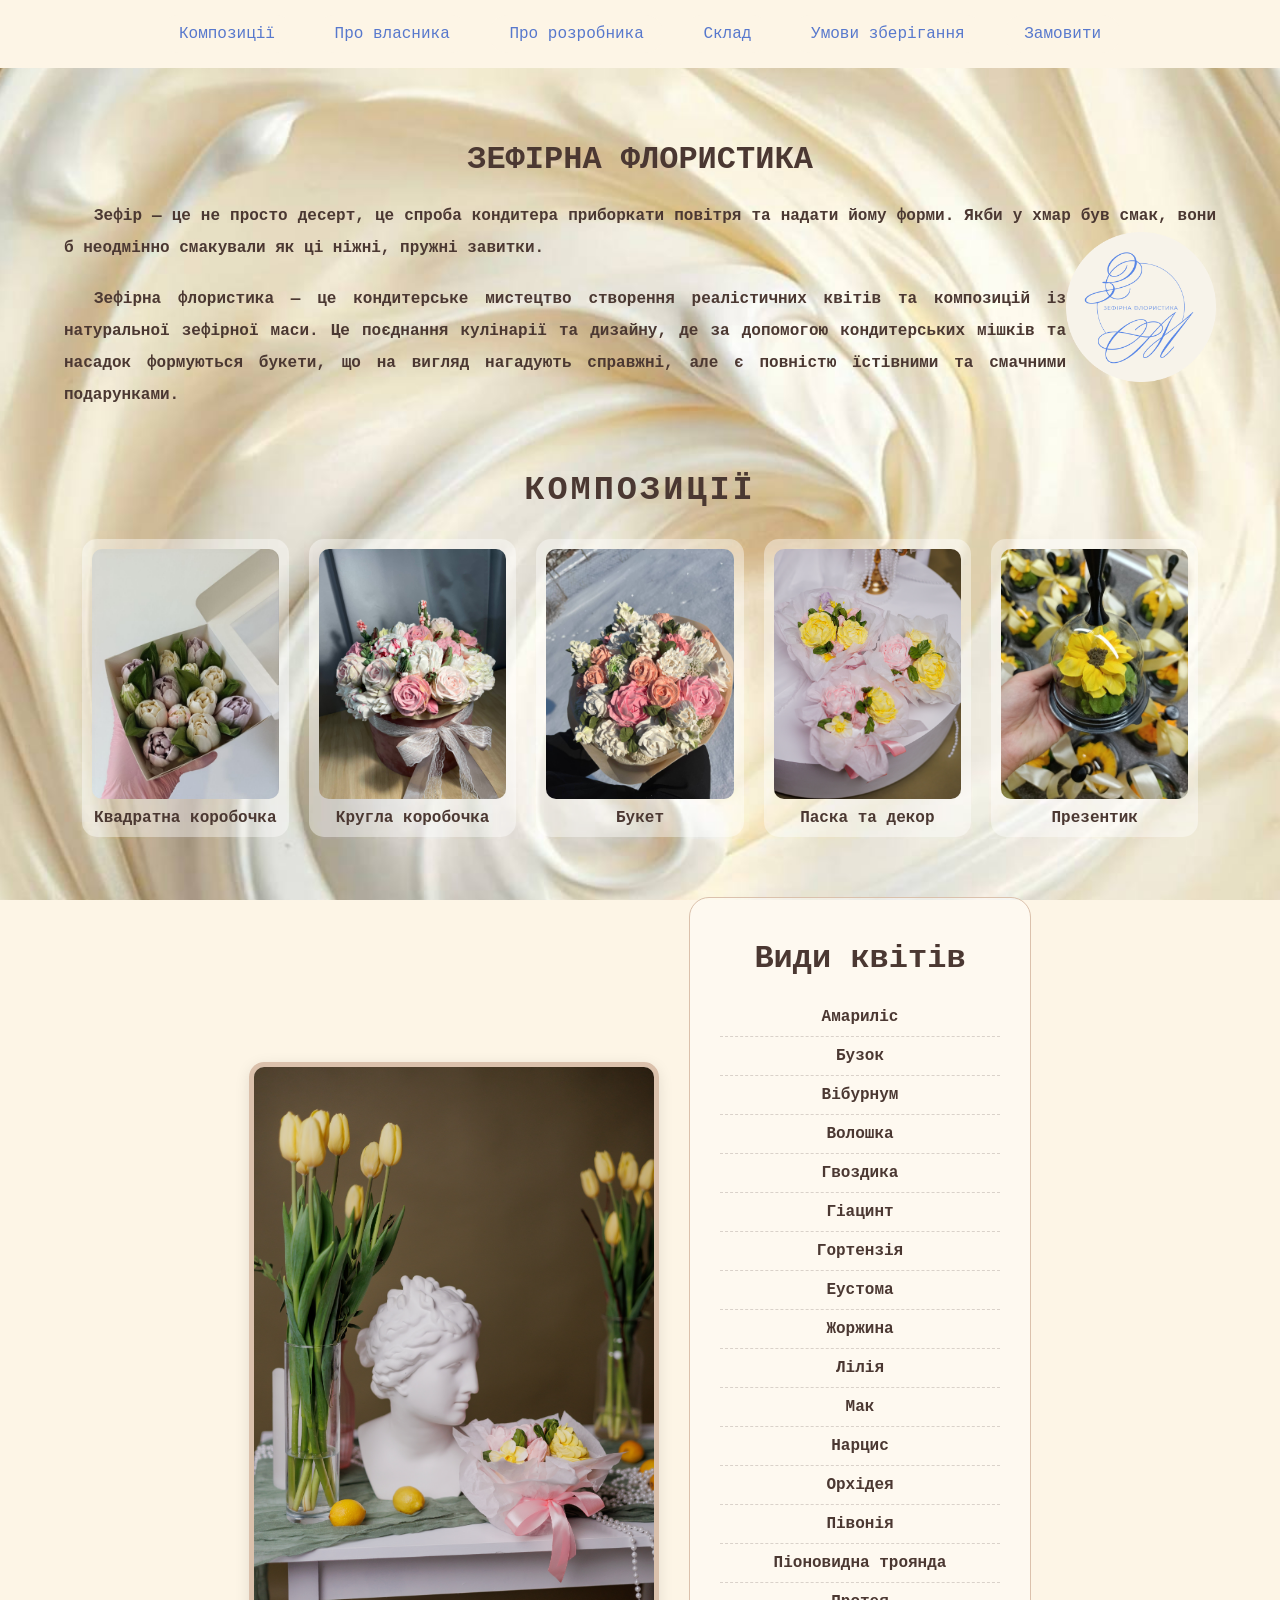
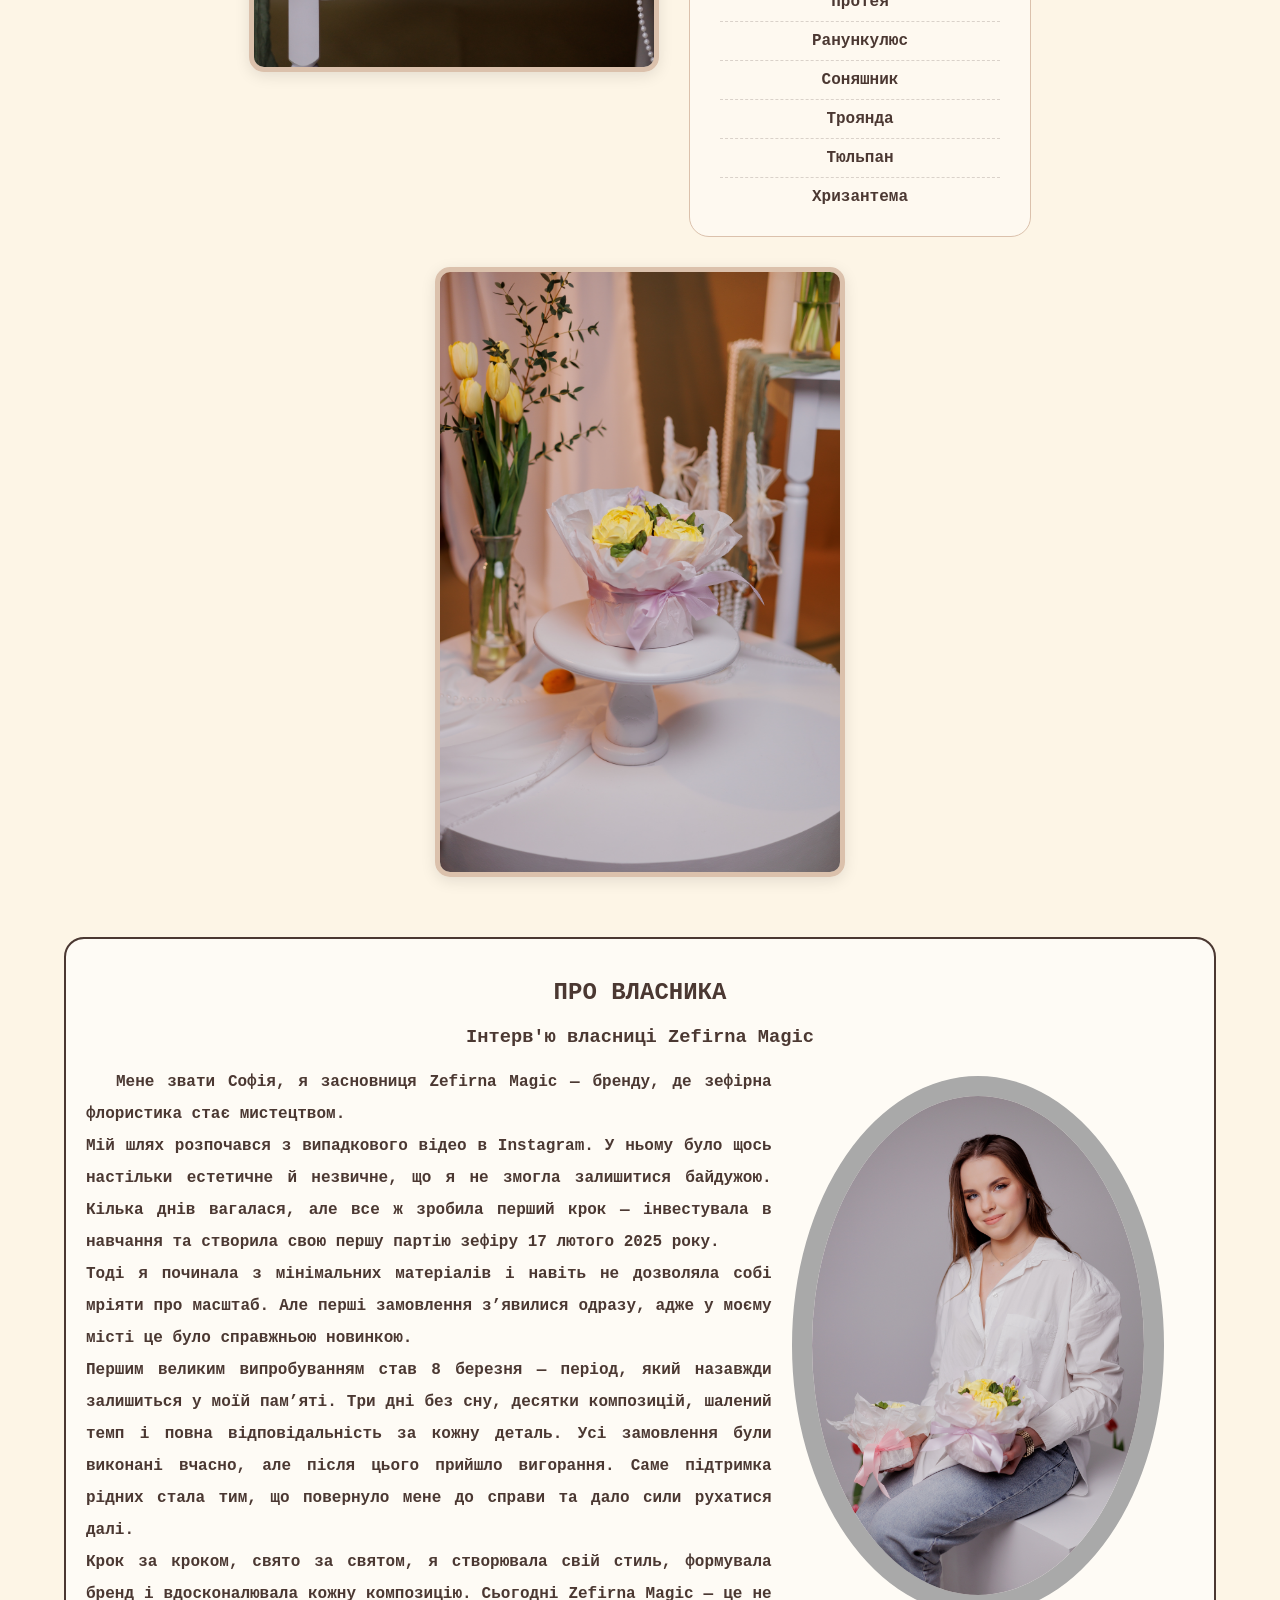
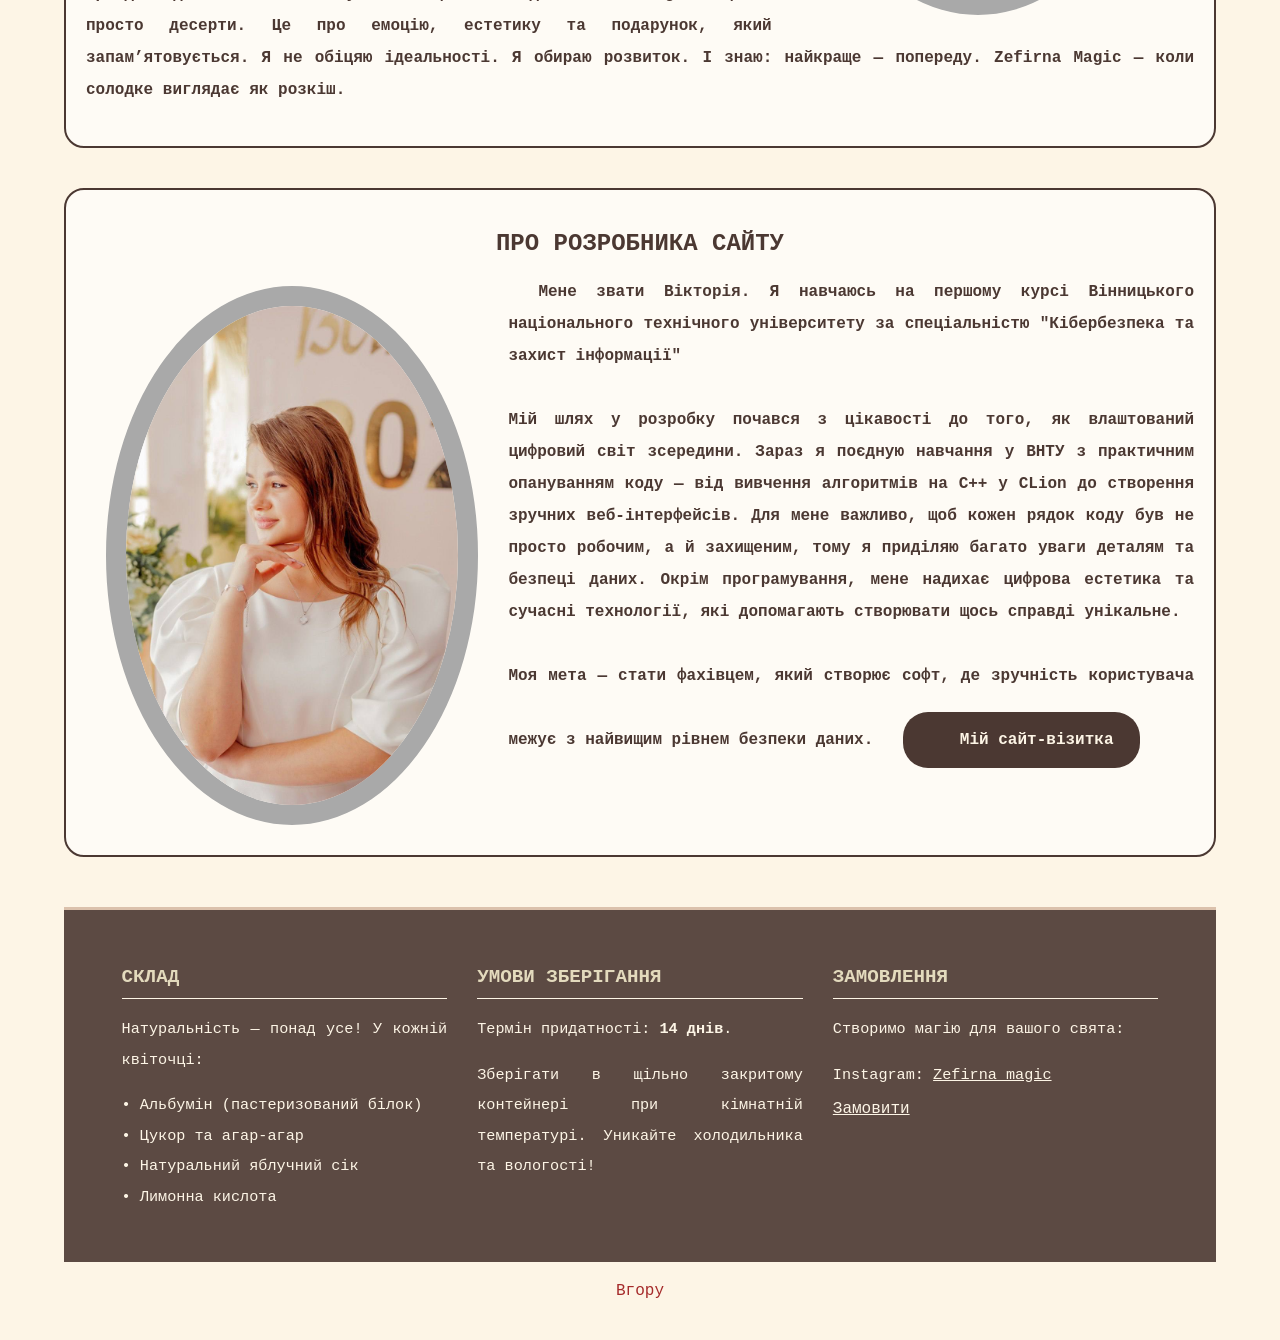
<file: index.html>
<!DOCTYPE html>
<html lang="en">

<head>
    <meta charset="UTF-8">
    <meta name="viewport" content="width=device-width, initial-scale=1.0">
    <title>Zefirna_magic</title>
    <link rel="stylesheet" href="style.css">
    <style>
        img:hover {
            transform: scale(1.2);
            transition: 0.3s;
        } 
    </style>
</head>

<body text="#4B3832" style="background: #FDF5E6 url('фон3.1.png') no-repeat fixed right bottom;background-size: cover; 
font-family: 'Courier New', Courier, monospace; margin:0 5% 0 5%; padding-top: 120px;">
    <a name="begin"></a>

    <h1> ЗЕФІРНА ФЛОРИСТИКА </h1>

    <nav class="navbar">
        <a href="#part4">Композиції</a>
        <a href="#part3">Про власника</a>
        <a href="#part5">Про розробника</a>
        <a href="#part1">Склад</a>
        <a href="#part2">Умови зберігання</a>
        <a href="#part6">Замовити</a>
    </nav>
    </p>
    <p>
        Зефір — це не просто десерт, це спроба кондитера приборкати повітря та надати йому форми. Якби у хмар був смак,
        вони б неодмінно смакували як ці ніжні, пружні завитки.
        <img src="наліпка 2 (2).png" style="float: right;" widht="130" height="150">
    </p>
    <p>
        Зефірна флористика — це кондитерське мистецтво створення
        реалістичних квітів та композицій із натуральної зефірної маси.
        Це поєднання кулінарії та дизайну, де за допомогою кондитерських мішків
        та насадок формуються букети, що на вигляд нагадують справжні,
        але є повністю їстівними та смачними подарунками.

    </p>
   

    <a name="part4"></a>
    <div class="compositions-section">
        <h2 class="section-title">КОМПОЗИЦІЇ</h2>
        <div class="products-container">
            <div class="product-card">
                <img src="photo_2026-04-09_13-23-08.jpg">
                <span>Квадратна коробочка</span>
            </div>

            <div class="product-card">
                <img src="photo_2025-12-17_17-38-03.jpg">
                <span>Кругла коробочка</span>
            </div>

            <div class="product-card">
                <img src="photo_2026-01-19_12-01-48.jpg">
                <span>Букет</span>
            </div>

            <div class="product-card">
                <img src="2GAR2842.jpg">
                <span>Паска та декор</span>
            </div>

            <div class="product-card">
                <img src="photo_2026-04-09_13-25-07.jpg">
                <span>Презентик</span>
            </div>
        </div>
        <div class="flowers-section">
            <img src="2GAR2986.jpg" class="side-flower-img" alt="Зефірна композиція">
            <div class="flowers-container">
                <h1>Види квітів</h1>
                <UL class="flowers-list">
                    <LI>Амариліс</LI>
                    <LI>Бузок</LI>
                    <LI>Вібурнум</LI>
                    <LI>Волошка</LI>
                    <LI>Гвоздика</LI>
                    <LI>Гіацинт</LI>
                    <LI>Гортензія</LI>
                    <LI>Еустома</LI>
                    <LI>Жоржина</LI>
                    <LI>Лілія</LI>
                    <LI>Мак</LI>
                    <LI>Нарцис</LI>
                    <LI>Орхідея</LI>
                    <LI>Півонія</LI>
                    <LI>Піоновидна троянда</LI>
                    <LI>Протея</LI>
                    <LI>Ранункулюс</LI>
                    <LI>Соняшник</LI>
                    <LI>Троянда </LI>
                    <LI>Тюльпан</LI>
                    <LI>Хризантема</LI>
                </UL>
            </div>
            <img src="2GAR2822.jpg" class="side-flower-img" alt="Зефірна композиція">
        </div>
        </p>

         <a name="part3"></a>
    <div class="owner-block">
        <h2> ПРО ВЛАСНИКА </h2>
        <h3>Інтерв'ю власниці Zefirna Magic</h3>
        <p>
            <img src="2GAR2988.jpg" class="owner-img"
                style="float: right; border-radius: 50%; border-width: 20px; border-color: darkgrey; 
                    border-style: solid; margin-right: 30px; margin-bottom: 10px;"
                    width="400" height="500" ;>

            Мене звати Софія, я засновниця Zefirna Magic — бренду, де зефірна флористика стає мистецтвом.<br>
            Мій шлях розпочався з випадкового відео в Instagram. У ньому було щось настільки естетичне й незвичне, що я
            не
            змогла залишитися байдужою. Кілька днів вагалася, але все ж зробила перший крок — інвестувала в навчання та
            створила свою першу партію зефіру 17 лютого 2025 року.<br>
            Тоді я починала з мінімальних матеріалів і навіть не дозволяла собі мріяти про масштаб. Але перші замовлення
            з’явилися одразу, адже у моєму місті це було справжньою новинкою.<br>
            Першим великим випробуванням став 8 березня — період, який назавжди залишиться у моїй пам’яті. Три дні без
            сну,
            десятки композицій, шалений темп і повна відповідальність за кожну деталь. Усі замовлення були виконані
            вчасно,
            але після цього прийшло вигорання. Саме підтримка рідних стала тим, що повернуло мене до справи та дало сили
            рухатися далі.<br>
            Крок за кроком, свято за святом, я створювала свій стиль, формувала бренд і вдосконалювала кожну композицію.
            Сьогодні Zefirna Magic — це не просто десерти. Це про емоцію, естетику та подарунок, який запам’ятовується.
            Я не обіцяю ідеальності. Я обираю розвиток.
            І знаю: найкраще — попереду.
            Zefirna Magic — коли солодке виглядає як розкіш.
        </p>
    </div>

    
    <div class="">
        
    </div>

        <a name="part5"></a>
        <div class="owner-block">
            <h2> ПРО РОЗРОБНИКА САЙТУ </h2>
            <p>
                <img src="розробник2.jpg" class="owner-img"
                    style="float: left; border-radius: 50%; border-width: 20px; border-color: darkgrey; 
                    border-style: solid; margin-right: 30px; margin-bottom: 10px;"
                    width="400" height="500" ;>

                Мене звати Вікторія. Я навчаюсь на першому курсі Вінницького національного технічного університету за
                спеціальністю "Кібербезпека та захист інформації"<br><br>
                Мій шлях у розробку почався з цікавості до того, як влаштований цифровий світ зсередини. Зараз я поєдную
                навчання у ВНТУ з практичним опануванням коду — від вивчення алгоритмів на C++ у CLion до створення
                зручних
                веб-інтерфейсів. Для мене важливо, щоб кожен рядок коду був не просто робочим, а й захищеним, тому я
                приділяю багато уваги деталям та безпеці даних. Окрім програмування, мене надихає цифрова естетика та
                сучасні технології, які допомагають створювати щось справді унікальне.<br><br>
                Моя мета — стати фахівцем, який створює софт, де зручність користувача межує з найвищим рівнем безпеки
                даних.
                <a href="https://ostv.carrd.co/" class="visit-card-btn" target="_blank"> Мій сайт-візитка </a>
            </p>
        </div>
        <footer class="site-footer">
            <div class="footer-section">
                <a name="part1"></a>
                <h2>СКЛАД</h2>
                <p>Натуральність — понад усе! У кожній квіточці:</p>
                <p>• Альбумін (пастеризований білок)<br>
                    • Цукор та агар-агар<br>
                    • Натуральний яблучний сік<br>
                    • Лимонна кислота</p>
            </div>

            <div class="footer-section">
                <a name="part2"></a>
                <h2>УМОВИ ЗБЕРІГАННЯ</h2>
                <p>Термін придатності: <b>14 днів</b>.</p>
                <p>Зберігати в щільно закритому контейнері при кімнатній температурі. Уникайте холодильника та
                    вологості!</p>
            </div>

            <div class="footer-section">
                <a name="part6"></a>
                <h2>ЗАМОВЛЕННЯ</h2>
                <p>Створимо магію для вашого свята:</p>
                <p>Instagram: <a href="https://www.instagram.com/zefirna_magic?igsh=bmZ0NTB0emZoOGJs"
                        target="_blank">Zefirna_magic</a></p>
                        
                        <a href="order.html">Замовити</a>
                <p style="font-size: 0.8em; margin-top: 20px;"></p>
            </div>
        </footer>

        <a href="#begin" style="display: block; text-align: center; margin: 20px 0; color: brown;">Вгору </a>


</body>

</html>
</file>
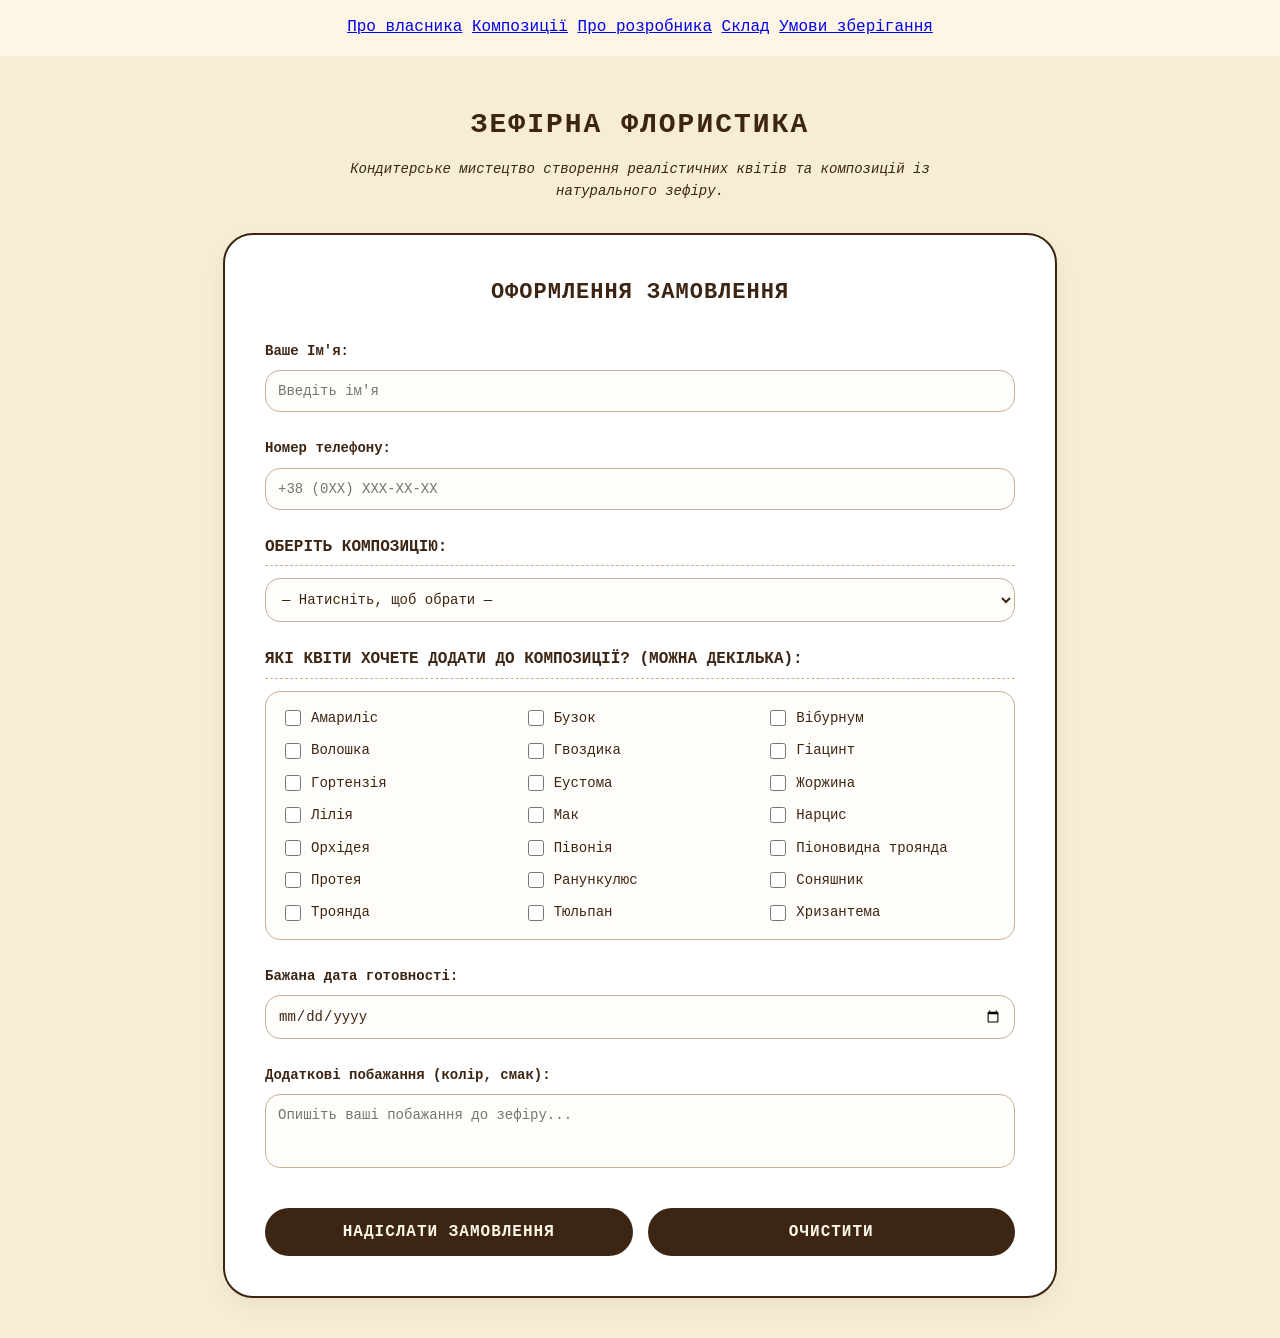
<file: order.html>
<!DOCTYPE html>
<html lang="uk">

<head>
    <meta charset="UTF-8">
    <meta name="viewport" content="width=device-width, initial-scale=1.0">
    <title>Оформлення замовлення</title>
    <link rel="stylesheet" href="stylef.css">
    <style>

    </style>
</head>

<body>

    <header>
        <nav class="navbar">
        <a href="#part3">Про власника</a>
        <a href="#part4">Композиції</a>
        <a href="#part5">Про розробника</a>
        <a href="#part1">Склад</a>
        <a href="#part2">Умови зберігання</a>
        </nav>
    </header>
<section class="main-container">
        <h1>Зефірна Флористика</h1>
        <p class="subtitle">Кондитерське мистецтво створення реалістичних квітів та композицій із натурального зефіру.</p>

        <div class="order-card">
            <h2>Оформлення замовлення</h2>

            <form action="#" method="POST" id="orderform">

                <div class="form-group">
                    <label class="field-label" for="name">Ваше Ім'я:</label>
                    <input type="text" id="name" name="name" placeholder="Введіть ім'я" required>
                </div>

                <div class="form-group">
                    <label class="field-label" for="phone">Номер телефону:</label>
                    <input type="tel" id="phone" name="phone" placeholder="+38 (0XX) XXX-XX-XX" required
                        pattern="^\+?[0-9]{10,12}$" oninput="this.value = this.value.replace(/[^0-9+]/g, '');">
                </div>

                <div class="form-group">
                    <span class="section-title"> Оберіть композицію:</span>
                    <select id="composition" name="composition" required>
                        <option value="" disabled selected>— Натисніть, щоб обрати —</option>
                        <option value="square-box">Квадратна коробочка</option>
                        <option value="round-box">Кругла коробочка</option>
                        <option value="bouquet">Букет</option>
                        <option value="pascha-decor">Паска та декор</option>
                        <option value="present">Презентик</option>
                    </select>
                </div>

                <div class="form-group">
                    <span class="section-title"> Які квіти хочете додати до композиції? (можна декілька):</span>
                    <div class="flowers-grid">
                        <label class="flower-item"><input type="checkbox" name="flowers[]" value="Амариліс"> Амариліс</label>
                        <label class="flower-item"><input type="checkbox" name="flowers[]" value="Бузок"> Бузок</label>
                        <label class="flower-item"><input type="checkbox" name="flowers[]" value="Вібурнум"> Вібурнум</label>
                        <label class="flower-item"><input type="checkbox" name="flowers[]" value="Волошка"> Волошка</label>
                        <label class="flower-item"><input type="checkbox" name="flowers[]" value="Гвоздика"> Гвоздика</label>
                        <label class="flower-item"><input type="checkbox" name="flowers[]" value="Гіацинт"> Гіацинт</label>
                        <label class="flower-item"><input type="checkbox" name="flowers[]" value="Гортензія"> Гортензія</label>
                        <label class="flower-item"><input type="checkbox" name="flowers[]" value="Еустома"> Еустома</label>
                        <label class="flower-item"><input type="checkbox" name="flowers[]" value="Жоржина"> Жоржина</label>
                        <label class="flower-item"><input type="checkbox" name="flowers[]" value="Лілія"> Лілія</label>
                        <label class="flower-item"><input type="checkbox" name="flowers[]" value="Мак"> Мак</label>
                        <label class="flower-item"><input type="checkbox" name="flowers[]" value="Нарцис"> Нарцис</label>
                        <label class="flower-item"><input type="checkbox" name="flowers[]" value="Орхідея"> Орхідея</label>
                        <label class="flower-item"><input type="checkbox" name="flowers[]" value="Півонія"> Півонія</label>
                        <label class="flower-item"><input type="checkbox" name="flowers[]" value="Піоновидна троянда"> Піоновидна троянда</label>
                        <label class="flower-item"><input type="checkbox" name="flowers[]" value="Протея"> Протея</label>
                        <label class="flower-item"><input type="checkbox" name="flowers[]" value="Ранункулюс"> Ранункулюс</label>
                        <label class="flower-item"><input type="checkbox" name="flowers[]" value="Соняшник"> Соняшник</label>
                        <label class="flower-item"><input type="checkbox" name="flowers[]" value="Троянда"> Троянда</label>
                        <label class="flower-item"><input type="checkbox" name="flowers[]" value="Тюльпан"> Тюльпан</label>
                        <label class="flower-item"><input type="checkbox" name="flowers[]" value="Хризантема"> Хризантема</label>
                    </div>
                </div>

                <div class="form-group">
                    <label class="field-label" for="date">Бажана дата готовності:</label>
                    <input type="date" id="date" name="date" required>
                </div>

                <div class="form-group">
                    <label class="field-label" for="comments">Додаткові побажання (колір, смак):</label>
                    <textarea id="comments" name="comments" rows="3" placeholder="Опишіть ваші побажання до зефіру..."></textarea>
                </div>

                <div class="buttons-container">
                    <button type="submit" class="btn-submit">Надіслати замовлення</button>
                    <button type="reset" id="btnReset" class="btn-submit">Очистити</button>
                </div>

            </form>

            <div id="previewBlock" class="preview-container">
                <h2>Перевірте своє замовлення</h2>
                <div id="Data" class="details"></div>
                <div class="buttons-container" style="margin-top: 20px;">
                    <button type="button" id="btnEdit" class="btn-submit" style="background-color: #aaa;">Змінити</button>
                    <button type="button" id="btnConfirm" class="btn-submit">Надіслати</button>
                </div>
            </div>

            <script>
                const form = document.getElementById('orderform');
                const previewBlock = document.getElementById('previewBlock');
                const Data = document.getElementById('Data');
                const btnEdit = document.getElementById('btnEdit');
                const btnConfirm = document.getElementById('btnConfirm');
                const btnReset = document.getElementById('btnReset');
                const dateInput = document.getElementById('date');

                // Автоматично обмежуємо вибір дати — не раніше ніж сьогодні
                const today = new Date().toISOString().split('T')[0];
                dateInput.setAttribute('min', today);

                form.onsubmit = function (e) {
                    e.preventDefault();

                    const formData = new FormData(form);
                    
                    const flowers = formData.getAll('flowers[]');
                    const flowersText = flowers.length > 0 ? flowers.join(', ') : 'Не обрано';
                    
                    const compSelect = document.getElementById('composition');
                    const compText = compSelect.options[compSelect.selectedIndex].text;

                    // Форматуємо дату з YYYY-MM-DD у звичний вигляд DD.MM.YYYY для відображення клієнту
                    const rawDate = formData.get('date');
                    let formattedDate = rawDate;
                    if (rawDate) {
                        const parts = rawDate.split('-');
                        formattedDate = `${parts[2]}.${parts[1]}.${parts[0]}`;
                    }

                    Data.innerHTML = `
                        <p><strong>Ім'я:</strong> ${formData.get('name')}</p>
                        <p><strong>Телефон:</strong> ${formData.get('phone')}</p>
                        <p><strong>Тип композиції:</strong> ${compText}</p>
                        <p><strong>Види квітів:</strong> ${flowersText}</p>
                        <p><strong>Дата готовності:</strong> ${formattedDate}</p>
                        <p><strong>Побажання:</strong> ${formData.get('comments') || 'Немає'}</p>
                    `;

                    previewBlock.style.display = 'block';
                    previewBlock.scrollIntoView({ behavior: 'smooth' });
                }

                btnEdit.onclick = function () {
                    previewBlock.style.display = 'none';
                    form.scrollIntoView({ behavior: 'smooth' });
                };

                btnConfirm.onclick = function () {
                    previewBlock.style.display = 'none';
                    alert('Дякуємо! Ваше замовлення перевірено та надіслано');
                    form.reset();
                };

                btnReset.onclick = function () {
                    previewBlock.style.display = 'none';
                };
            </script>
        </div>
    </section>
</body>

</html>
</file>
<file: style.css>
.flowers {
    text-align: center;
}

.flowers img {
    border-radius: 10px;
    width: 200px;
    height: 250px;
    margin: 10px;
}

a {
    font-family: 'Courier New', Courier, monospace;
    text-decoration: none;
    color: brown;
}

p {
    line-height: 2;
    text-indent: 30px;
    margin-bottom: 1.2em;
    font-weight: bold;
    text-align: justify;
}

h1,
h2,
h3 {
    text-align: center;
}

.navbar {
    position: fixed;
    top: 0;
    left: 0;
    width: 100%;
    background-color: #FDF5E6;
    padding: 15px 0;
    text-align: center;
    z-index: 1000;
}

.navbar a {
    display: inline-block;
    padding: 10px 20px;
    margin: 0 5px;
    background-color: #FDF5E6;
    color: rgb(87, 120, 205);
    border-radius: 25px;
    transition: 0.3s;
    font-weight: normal;
}

.navbar a:hover {
    background-color: #4B3832;
    color: #FDF5E6;
    transform: scale(1.05);
}

.owner-block {
    background-color: rgba(255, 255, 255, 0.6);
    padding: 20px;
    border-radius: 20px;
    border: 2px solid #4B3832;
    margin: 40px 0;
    display: flow-root;
}

.owner-img {
    float: right;
    width: 30%;
    min-width: 200px;
    max-width: 400px;
    height: auto;
    border-radius: 50%;
    border: 10px solid #dbc1ac;
    margin: 10px 0 20px 20px;
}



.products-container {
    display: flex;
    flex-wrap: wrap;
    justify-content: center;
    gap: 20px;
    margin-top: 20px;
}

.product-card {
    background-color: rgba(255, 255, 255, 0.4);
    border-radius: 15px;
    padding: 10px;
    text-align: center;
    width: 18%;
    min-width: 180px;
    box-sizing: border-box;
}

.product-card img {
    width: 100%;
    height: 250px;
    object-fit: cover;
    border-radius: 10px;
    display: block;
}

.product-card span {
    display: block;
    margin-top: 10px;
    font-weight: bold;
    font-family: 'Courier New', Courier, monospace;
}

.site-footer {
    background-color: rgba(75, 56, 50, 0.9);
    color: #FDF5E6;
    padding: 40px 5%;
    margin-top: 50px;
    border-top: 3px solid #dbc1ac;
    display: flex;
    flex-wrap: wrap;
    justify-content: space-between;
    gap: 30px;
}

.footer-section {
    flex: 1;
    min-width: 280px;
}

.footer-section h2 {
    text-align: left;
    color: #e3dabd;
    border-bottom: 1px solid #FDF5E6;
    padding-bottom: 10px;
    margin-bottom: 15px;
    font-size: 1.2em;
}

.footer-section p {
    text-indent: 0;
    margin-bottom: 10px;
    font-weight: normal;
    font-size: 0.95em;
}

.footer-section a {
    color: #FDF5E6;
    text-decoration: underline;
}

.compositions-section {
    margin-top: 60px;
    margin-bottom: 40px;
}

.section-title {
    font-size: 2.1em;
    color: #4B3832;
    text-transform: uppercase;
    letter-spacing: 3px;
    margin-bottom: 30px;
    position: relative;
    display: block;
    text-align: center;
}

.flowers-section {
    display: flex;
    flex-wrap: wrap;
    align-items: center;
    justify-content: center;
    gap: 30px;
    margin: 60px 0;
    width: 100%;
}

.side-flower-img {
    width: 400px;
    height: 600px;
    object-fit: cover;
    border-radius: 15px;
    box-shadow: 0 4px 15px rgba(0, 0, 0, 0.1);
    border: 5px solid #dbc1ac;
}

.flowers-container {
    background-color: rgba(255, 255, 255, 0.4);
    padding: 20px 30px;
    border-radius: 20px;
    border: 1px solid #dbc1ac;
    min-width: 280px;
    text-align: center;
}

.flowers-list {
    list-style: none;
    margin: 0;
    padding: 0;
}

.flowers-list li {
    padding: 10px 0;
    font-weight: bold;
    border-bottom: 1px dashed rgba(75, 56, 50, 0.2);
}

.flowers-list li:last-child {
    border-bottom: none;
}

.visit-card-btn {
    display: inline-block;
    margin: 20px;
    padding: 10px 25px;
    background-color: #4B3832;
    color: #FDF5E6;
    border-radius: 25px;
    font-weight: bold;
    transition: 0.3s;
    border: 2px solid transparent;
}

.visit-card-btn:hover {
    background-color: transparent;
    color: #4B3832;
    border-color: #4B3832;
    transform: translateY(-3px);
}

@media screen and (max-width: 992px) {

    .navbar {
        padding: 5px 0;
    }

    .owner-img {
        float: none;
        display: block;
        margin: 0 auto 20px auto;
        width: 80%;
    }

    .owner-block p {
        text-indent: 0;
        text-align: center;
    }

    .product-card {
        width: 45%;
    }

    .side-flower-img {
        width: 80%;
        height: auto;
        max-width: 300px;
    }

}
</file>
<file: stylef.css>
body {
    font-family: 'Courier New', Courier, monospace;
    background-color: #fcf6e8;
    color: #3d2514;
    margin: 0;
    padding: 0;
    line-height: 1.6;
}

header {
    background-color: #fcf6e8;
    padding: 20px 0;
    text-align: center;
}

.navbar {
    position: fixed;
    top: 0;
    left: 0;
    width: 100%;
    background-color: #FDF5E6;
    padding: 15px 0;
    text-align: center;
    z-index: 1000;
}

nav a:hover {
    text-decoration: underline;
}

.main-container {
    background-color: #f7edd4;
    padding: 40px 20px;
    text-align: center;
}

h1 {
    font-size: 28px;
    letter-spacing: 2px;
    text-transform: uppercase;
    margin-bottom: 10px;
    color: #3d2514;
}

.subtitle {
    font-style: italic;
    max-width: 600px;
    margin: 0 auto 30px auto;
    font-size: 14px;
}

.order-card {
    background-color: #ffffff;
    border: 2px solid #3d2514;
    border-radius: 30px;
    max-width: 750px;
    margin: 0 auto;
    padding: 40px;
    box-shadow: 0 10px 25px rgba(0, 0, 0, 0.05);
    text-align: left;
}

.order-card h2 {
    text-align: center;
    text-transform: uppercase;
    font-size: 22px;
    margin-top: 0;
    margin-bottom: 30px;
    letter-spacing: 1px;
}

.form-group {
    margin-bottom: 25px;
}

.section-title {
    display: block;
    font-weight: bold;
    margin-bottom: 12px;
    font-size: 16px;
    text-transform: uppercase;
    border-bottom: 1px dashed #c7b097;
    padding-bottom: 5px;
}

label.field-label {
    display: block;
    font-weight: bold;
    margin-bottom: 8px;
    font-size: 14px;
}

input[type="text"],
input[type="tel"],
input[type="date"],
textarea {
    width: 100%;
    padding: 12px;
    border: 1px solid #c7b097;
    border-radius: 15px;
    background-color: #fffdf9;
    font-family: inherit;
    color: #3d2514;
    box-sizing: border-box;
    font-size: 14px;
    outline: none;
    resize: none;
}

input:focus,
textarea:focus {
    border-color: #3d2514;
}

select {
    width: 100%;
    padding: 12px;
    border: 1px solid #c7b097;
    border-radius: 15px;
    background-color: #fffdf9;
    font-family: inherit;
    color: #3d2514;
    font-size: 14px;
    outline: none;
    cursor: pointer;
}

.flowers-grid {
    display: grid;
    grid-template-columns: repeat(auto-fill, minmax(180px, 1fr));
    gap: 10px;
    background-color: #fffdf9;
    border: 1px solid #c7b097;
    border-radius: 15px;
    padding: 15px;
    max-height: 250px;
    overflow-y: auto;
}

.flower-item {
    display: flex;
    align-items: center;
    font-size: 14px;
    cursor: pointer;
}

.flower-item input[type="checkbox"] {
    margin-right: 10px;
    accent-color: #3d2514;
    width: 16px;
    height: 16px;
    cursor: pointer;
}

.buttons-container {
    display: flex;
    gap: 15px;
    margin-top: 30px;
}

.btn-submit {
    display: block;
    width: 100%;
    background-color: #3d2514;
    color: #fcf6e8;
    border: none;
    padding: 15px;
    font-family: inherit;
    font-size: 16px;
    font-weight: bold;
    text-transform: uppercase;
    letter-spacing: 1px;
    border-radius: 25px;
    cursor: pointer;
    transition: background-color 0.3s;
}

.btn-submit:hover {
    background-color: #55351f;
}

#btnEdit {
    background-color: #c7b097;
    color: #3d2514;
}

#btnEdit:hover {
    background-color: #b59d83;
}

.flowers-grid::-webkit-scrollbar {
    width: 6px;
}

.flowers-grid::-webkit-scrollbar-thumb {
    background-color: #c7b097;
    border-radius: 10px;
}

.preview-container {
    display: none; 
    margin-top: 40px;
    padding: 30px;
    border: 2px dashed #c7b097; 
    border-radius: 25px;
    background-color: #fffdf9;
}

.preview-container h2 {
    color: #3d2514;
    border-bottom: 1px dashed #c7b097;
    padding-bottom: 10px;
    margin-bottom: 25px;
}

.details p {
    margin-bottom: 12px;
    font-size: 15px;
    border-bottom: 1px solid #f2e7d5;
    padding-bottom: 8px;
    line-height: 1.4;
    text-align: left;
}

.details strong {
    color: #3d2514;
    text-transform: uppercase;
    font-size: 13px;
    letter-spacing: 0.5px;
}

@media (max-width: 600px) {
    .order-card {
        padding: 20px;
        border-radius: 20px;
    }

    .flowers-grid {
        grid-template-columns: repeat(auto-fill, minmax(130px, 1fr));
    }

    .preview-container {
        padding: 20px;
        border-radius: 20px;
    }

    .buttons-container {
        flex-direction: column; 
        gap: 10px;
    }
}
</file>
